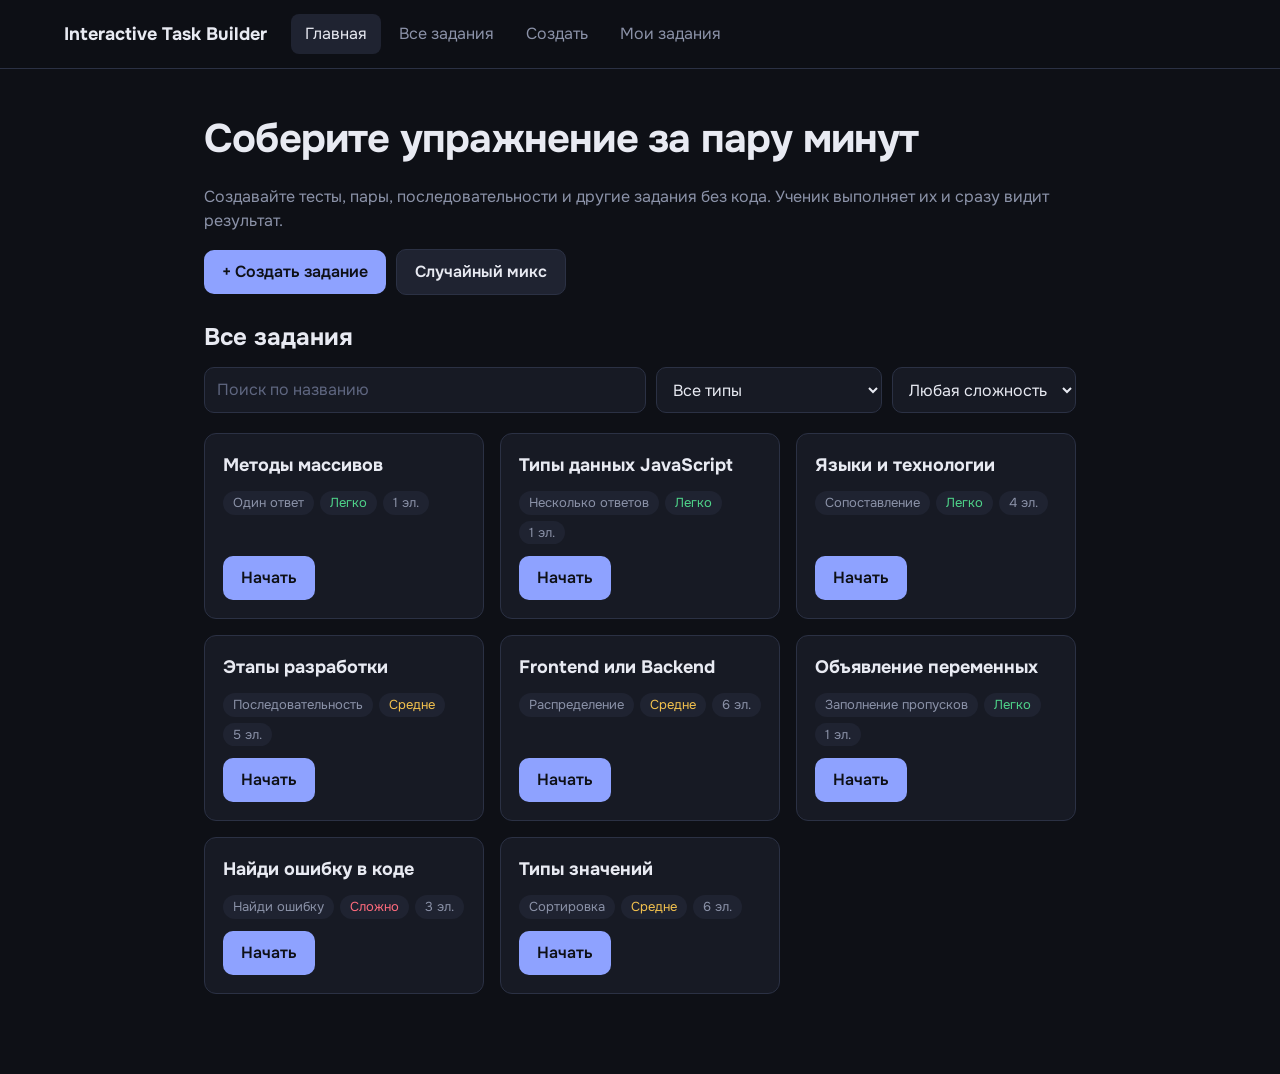
<file: interactive-task-builder/index.html>
<!doctype html>
<html lang="ru">
<head>
  <meta charset="utf-8">
  <meta name="viewport" content="width=device-width, initial-scale=1">
  <meta name="color-scheme" content="dark">
  <title>Interactive Task Builder</title>
  <link rel="preconnect" href="https://fonts.googleapis.com">
  <link href="https://fonts.googleapis.com/css2?family=Onest:wght@400;500;700&display=swap" rel="stylesheet">
  <link rel="stylesheet" href="css/style.css">
  <link rel="stylesheet" href="css/animations.css">
</head>
<body>
  <header>
    <a class="logo" href="index.html">Interactive Task Builder</a>
    <nav>
      <a data-k="home" href="index.html">Главная</a>
      <a data-k="all" href="index.html#all">Все задания</a>
      <a data-k="new" href="builder.html">Создать</a>
      <a data-k="mine" href="index.html#mine">Мои задания</a>
    </nav>
  </header>
  <main>
    <section class="hero">
      <h1>Соберите упражнение за пару минут</h1>
      <p class="muted">Создавайте тесты, пары, последовательности и другие задания без кода. Ученик выполняет их и сразу видит результат.</p>
      <div class="actions">
        <a class="btn" href="builder.html">+ Создать задание</a>
        <a class="btn ghost" href="builder.html?mix=1">Случайный микс</a>
      </div>
    </section>
    <h2 id="lt">Все задания</h2>
    <div class="tools">
      <input id="q" type="search" placeholder="Поиск по названию" aria-label="Поиск по названию">
      <select id="ft" aria-label="Тип"></select>
      <select id="fl" aria-label="Сложность"></select>
    </div>
    <div id="grid" class="grid"></div>
    <p id="empty" class="muted" hidden>Ничего не найдено. Измените фильтры или <a href="builder.html"><u>создайте задание</u></a>.</p>
  </main>
  <script src="js/tasks.js"></script>
  <script src="js/checker.js"></script>
  <script src="js/app.js"></script>
</body>
</html>
</file>
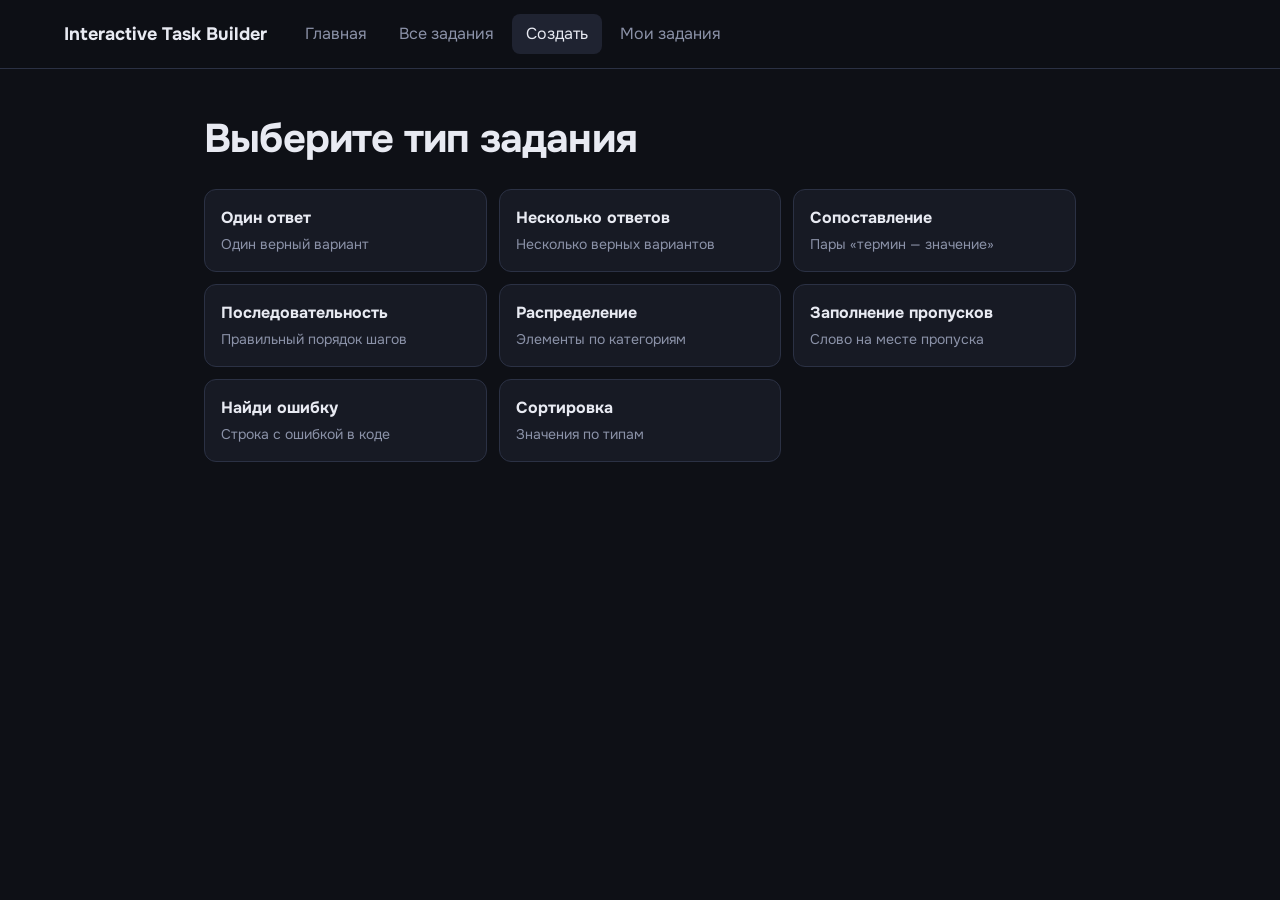
<file: builder.html>
<!doctype html>
<html lang="ru">
<head>
  <meta charset="utf-8">
  <meta name="viewport" content="width=device-width, initial-scale=1">
  <meta name="color-scheme" content="dark">
  <title>Конструктор — Interactive Task Builder</title>
  <link rel="preconnect" href="https://fonts.googleapis.com">
  <link href="https://fonts.googleapis.com/css2?family=Onest:wght@400;500;700&display=swap" rel="stylesheet">
  <link rel="stylesheet" href="style.css">
  <link rel="stylesheet" href="animations.css">
</head>
<body>
  <header>
    <a class="logo" href="index.html">Interactive Task Builder</a>
    <nav>
      <a data-k="home" href="index.html">Главная</a>
      <a data-k="all" href="index.html#all">Все задания</a>
      <a data-k="new" href="builder.html">Создать</a>
      <a data-k="mine" href="index.html#mine">Мои задания</a>
    </nav>
  </header>
  <main>
    <section id="editor">
      <h1 id="bt">Выберите тип задания</h1>
      <div id="types" class="types"></div>
      <div id="form" hidden>
        <div class="tabs"><button class="on" data-m="e">Редактор</button><button data-m="p">Предпросмотр</button></div>
        <div id="ed">
          <div class="fields">
            <label>Название<input id="f-title" placeholder="Например, Языки и технологии"></label>
            <label>Инструкция<input id="f-instr" placeholder="Что нужно сделать ученику"></label>
            <label>Сложность<select id="f-level"></select></label>
            <label id="pickw">Случайно взять из банка (0 — все)<input id="f-pick" type="number" min="0" value="0"></label>
          </div>
          <div id="items"></div>
        </div>
        <div id="pv" hidden></div>
        <div class="actions"><button class="btn" id="save" type="button">Сохранить задание</button><span id="msg"></span></div>
      </div>
    </section>
    <section id="player" hidden>
      <a class="btn ghost" href="index.html">← К заданиям</a>
      <h1 id="ph"></h1>
      <div id="pbox"></div>
    </section>
  </main>
  <script src="tasks.js"></script>
  <script src="checker.js"></script>
  <script src="app.js"></script>
  <script src="builder.js"></script>
</body>
</html>
</file>
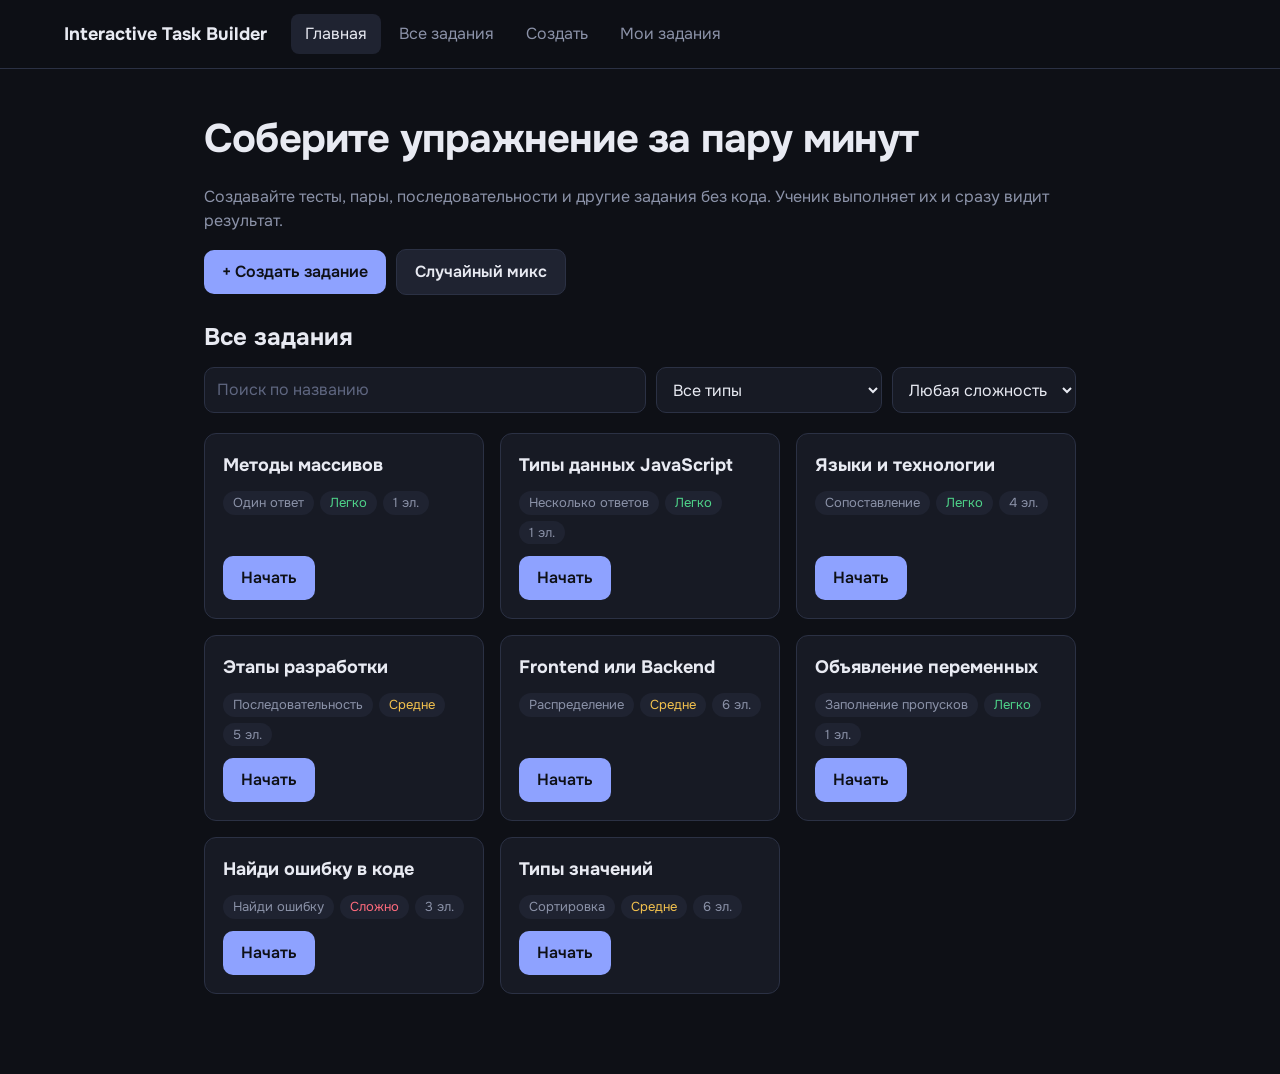
<file: index (1).html>
<!doctype html>
<html lang="ru">
<head>
  <meta charset="utf-8">
  <meta name="viewport" content="width=device-width, initial-scale=1">
  <meta name="color-scheme" content="dark">
  <title>Interactive Task Builder</title>
  <link rel="preconnect" href="https://fonts.googleapis.com">
  <link href="https://fonts.googleapis.com/css2?family=Onest:wght@400;500;700&display=swap" rel="stylesheet">
  <link rel="stylesheet" href="style.css">
  <link rel="stylesheet" href="animations.css">
</head>
<body>
  <header>
    <a class="logo" href="index.html">Interactive Task Builder</a>
    <nav>
      <a data-k="home" href="index.html">Главная</a>
      <a data-k="all" href="index.html#all">Все задания</a>
      <a data-k="new" href="builder.html">Создать</a>
      <a data-k="mine" href="index.html#mine">Мои задания</a>
    </nav>
  </header>
  <main>
    <section class="hero">
      <h1>Соберите упражнение за пару минут</h1>
      <p class="muted">Создавайте тесты, пары, последовательности и другие задания без кода. Ученик выполняет их и сразу видит результат.</p>
      <div class="actions">
        <a class="btn" href="builder.html">+ Создать задание</a>
        <a class="btn ghost" href="builder.html?mix=1">Случайный микс</a>
      </div>
    </section>
    <h2 id="lt">Все задания</h2>
    <div class="tools">
      <input id="q" type="search" placeholder="Поиск по названию" aria-label="Поиск по названию">
      <select id="ft" aria-label="Тип"></select>
      <select id="fl" aria-label="Сложность"></select>
    </div>
    <div id="grid" class="grid"></div>
    <p id="empty" class="muted" hidden>Ничего не найдено. Измените фильтры или <a href="builder.html"><u>создайте задание</u></a>.</p>
  </main>
  <script src="tasks.js"></script>
  <script src="checker.js"></script>
  <script src="app.js"></script>
</body>
</html>
</file>
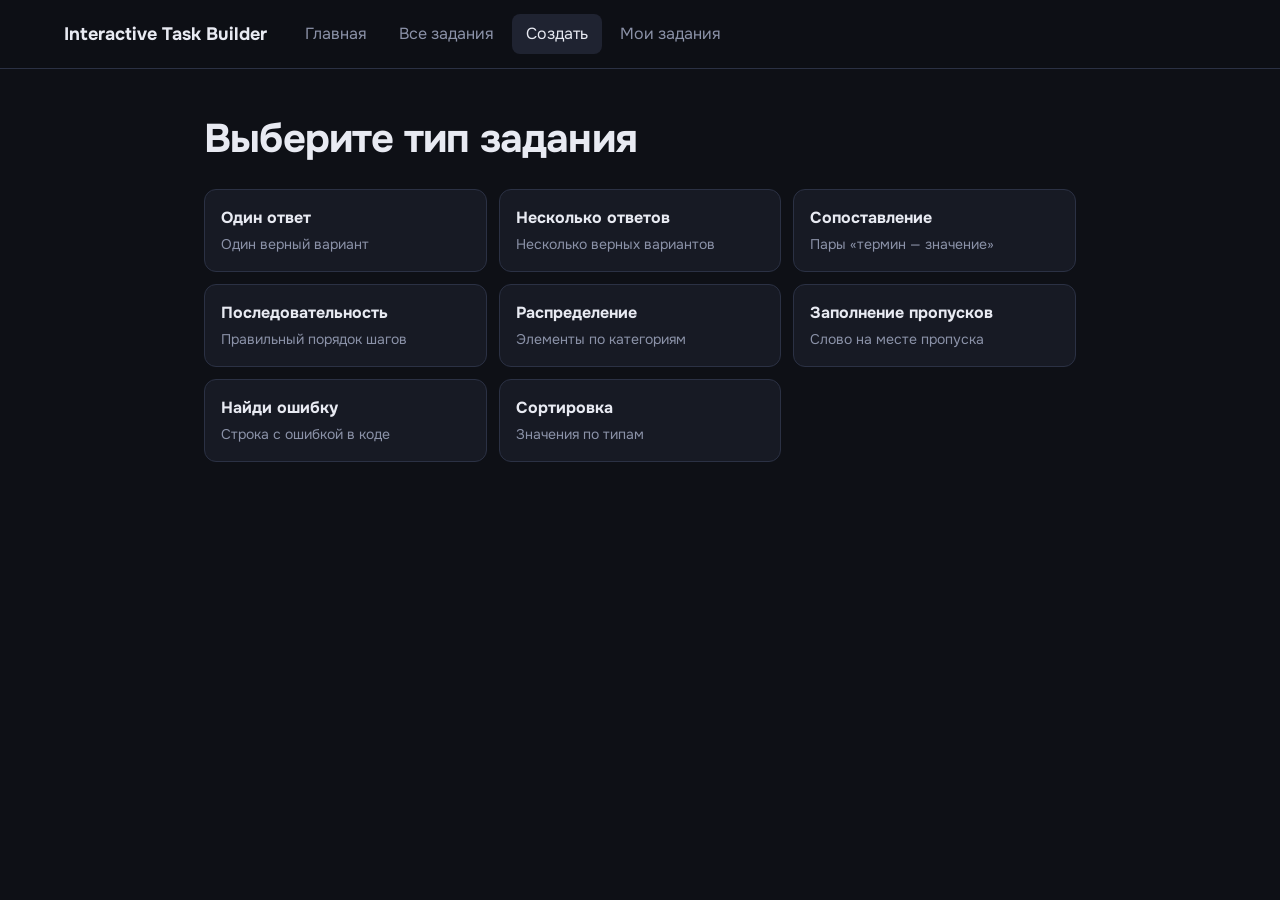
<file: interactive-task-builder/builder.html>
<!doctype html>
<html lang="ru">
<head>
  <meta charset="utf-8">
  <meta name="viewport" content="width=device-width, initial-scale=1">
  <meta name="color-scheme" content="dark">
  <title>Конструктор — Interactive Task Builder</title>
  <link rel="preconnect" href="https://fonts.googleapis.com">
  <link href="https://fonts.googleapis.com/css2?family=Onest:wght@400;500;700&display=swap" rel="stylesheet">
  <link rel="stylesheet" href="css/style.css">
  <link rel="stylesheet" href="css/animations.css">
</head>
<body>
  <header>
    <a class="logo" href="index.html">Interactive Task Builder</a>
    <nav>
      <a data-k="home" href="index.html">Главная</a>
      <a data-k="all" href="index.html#all">Все задания</a>
      <a data-k="new" href="builder.html">Создать</a>
      <a data-k="mine" href="index.html#mine">Мои задания</a>
    </nav>
  </header>
  <main>
    <section id="editor">
      <h1 id="bt">Выберите тип задания</h1>
      <div id="types" class="types"></div>
      <div id="form" hidden>
        <div class="tabs"><button class="on" data-m="e">Редактор</button><button data-m="p">Предпросмотр</button></div>
        <div id="ed">
          <div class="fields">
            <label>Название<input id="f-title" placeholder="Например, Языки и технологии"></label>
            <label>Инструкция<input id="f-instr" placeholder="Что нужно сделать ученику"></label>
            <label>Сложность<select id="f-level"></select></label>
            <label id="pickw">Случайно взять из банка (0 — все)<input id="f-pick" type="number" min="0" value="0"></label>
          </div>
          <div id="items"></div>
        </div>
        <div id="pv" hidden></div>
        <div class="actions"><button class="btn" id="save" type="button">Сохранить задание</button><span id="msg"></span></div>
      </div>
    </section>
    <section id="player" hidden>
      <a class="btn ghost" href="index.html">← К заданиям</a>
      <h1 id="ph"></h1>
      <div id="pbox"></div>
    </section>
  </main>
  <script src="js/tasks.js"></script>
  <script src="js/checker.js"></script>
  <script src="js/app.js"></script>
  <script src="js/builder.js"></script>
</body>
</html>
</file>
<file: interactive-task-builder/css/style.css>
/* Тёмная тема */
:root{--bg:#0e1016;--panel:#171a24;--panel2:#1f2331;--line:#2b3144;--tx:#e8eaf2;--mut:#8b92a8;--acc:#8ea2ff;--ok:#4fd48a;--bad:#ff6b7d;--warn:#f2c14e;--r:12px;color-scheme:dark}
*{box-sizing:border-box}
[hidden]{display:none!important}
body{margin:0;background:var(--bg);color:var(--tx);font:16px/1.5 Onest,system-ui,-apple-system,"Segoe UI",sans-serif}
a{color:inherit;text-decoration:none}
h1{font-size:clamp(26px,5vw,40px);margin:24px 0 8px;letter-spacing:-.02em}
h2{margin:24px 0 8px}
h4{margin:16px 0 6px;font-weight:500;color:var(--mut)}
.muted{color:var(--mut)}

header{display:flex;align-items:center;gap:24px;flex-wrap:wrap;padding:14px 5vw;border-bottom:1px solid var(--line);position:sticky;top:0;z-index:5;background:#0e1016ee;backdrop-filter:blur(8px)}
.logo{font-weight:700;font-size:18px}
nav{display:flex;gap:4px;flex-wrap:wrap}
nav a{padding:8px 14px;border-radius:8px;color:var(--mut)}
nav a:hover,nav a.on{color:var(--tx);background:var(--panel2)}
main{max-width:1000px;margin:0 auto;padding:16px 5vw 80px}

input,select,textarea,button{font:inherit;color:inherit}
input,select,textarea{background:var(--panel);border:1px solid var(--line);border-radius:10px;padding:10px 12px;outline:0;min-width:0}
input:focus,select:focus,textarea:focus,button:focus-visible{border-color:var(--acc);box-shadow:0 0 0 3px #8ea2ff33}
::placeholder{color:#5f6680}
.btn{display:inline-block;background:var(--acc);color:#0e1016;border:0;border-radius:10px;padding:10px 18px;font-weight:600;cursor:pointer}
.btn:hover{filter:brightness(1.1)}
.btn:disabled{opacity:.4;cursor:default}
.btn.ghost{background:var(--panel2);color:var(--tx);border:1px solid var(--line)}
.actions{display:flex;gap:10px;align-items:center;flex-wrap:wrap;margin:16px 0}
.x{background:0;border:1px solid var(--line);border-radius:8px;color:var(--mut);width:36px;height:36px;cursor:pointer;flex:none}
.x:hover{color:var(--bad);border-color:var(--bad)}
#msg.err{color:var(--bad)}

/* Витрина */
.tools{display:flex;gap:10px;flex-wrap:wrap;margin:12px 0 20px}
.tools input{flex:1;min-width:200px}
.grid{display:grid;grid-template-columns:repeat(auto-fill,minmax(250px,1fr));gap:16px}
.card{background:var(--panel);border:1px solid var(--line);border-radius:var(--r);padding:18px;display:flex;flex-direction:column;gap:12px}
.card h3{margin:0;font-size:18px}
.tags{display:flex;gap:6px;flex-wrap:wrap}
.tag{font-size:13px;padding:2px 10px;border-radius:99px;background:var(--panel2);color:var(--mut)}
.lv0{color:var(--ok)}.lv1{color:var(--warn)}.lv2{color:var(--bad)}
.acts{margin-top:auto;display:flex;gap:8px;flex-wrap:wrap}

/* Конструктор */
.types{display:grid;grid-template-columns:repeat(auto-fill,minmax(220px,1fr));gap:12px;margin-top:20px}
.type{background:var(--panel);border:1px solid var(--line);border-radius:var(--r);padding:16px;text-align:left;cursor:pointer;display:grid;gap:4px}
.type:hover{border-color:var(--acc);background:var(--panel2)}
.type span{color:var(--mut);font-size:14px}
.tabs{display:flex;gap:4px;margin:16px 0;border-bottom:1px solid var(--line)}
.tabs button{background:0;border:0;border-bottom:2px solid transparent;padding:10px 16px;color:var(--mut);cursor:pointer}
.tabs button.on{color:var(--tx);border-color:var(--acc)}
.fields{display:grid;grid-template-columns:1fr 1fr;gap:12px}
.fields label:first-child,.fields label:nth-child(2){grid-column:1/-1}
label{display:grid;gap:4px;color:var(--mut);font-size:14px}
#items{display:grid;gap:10px;margin-top:8px}
#items>input,#items>textarea{width:100%}
.ecard{position:relative;background:var(--panel);border:1px solid var(--line);border-radius:var(--r);padding:14px;display:grid;gap:8px}
.ecard h4{margin:0}
.ecard>.x{position:absolute;top:10px;right:10px}
.row2{display:flex;gap:8px;align-items:center}
.row2 input:not([type=checkbox]):not([type=radio]){flex:1}
.mono{font:14px/1.6 ui-monospace,Consolas,monospace}
#items button.btn{justify-self:start}

/* Плеер */
.sec{background:var(--panel);border:1px solid var(--line);border-radius:var(--r);padding:20px;margin:16px 0}
.sec h2{margin:0 0 4px;font-size:20px}
.box{margin-top:16px;display:grid;gap:14px}
.q h3{margin:0 0 8px;font-size:17px;font-weight:500}
.opt{display:flex;gap:10px;align-items:center;padding:10px 14px;border:1px solid var(--line);border-radius:10px;margin:6px 0;cursor:pointer;color:var(--tx);font-size:16px}
.opt:hover{border-color:var(--acc);background:var(--panel2)}
.opt:has(input:checked){border-color:var(--acc);background:#8ea2ff1a}
.opt.good,.chip.good,.line.good{border-color:var(--ok)!important;background:#4fd48a1f!important}
.opt.bad,.chip.bad,.line.bad{border-color:var(--bad)!important;background:#ff6b7d1f!important}
.opt.miss{border-style:dashed;border-color:var(--ok)}
.blank.good{border-color:var(--ok)}.blank.bad{border-color:var(--bad)}
.fb{margin:6px 0 0;color:var(--mut);font-size:14px}
.chip{padding:9px 14px;background:var(--panel2);border:1px solid var(--line);border-radius:10px;cursor:grab;user-select:none}
.chip:hover{border-color:var(--acc)}
.chip.drag{opacity:.4}
.zone{min-height:50px;padding:8px;border:1px dashed var(--line);border-radius:10px;display:flex;flex-wrap:wrap;gap:8px;align-content:flex-start}
.zone.over{border-color:var(--acc);background:#8ea2ff14}
.zone.list{flex-direction:column;flex-wrap:nowrap}
.row{display:grid;grid-template-columns:minmax(90px,1fr) 2fr;gap:12px;align-items:center}
.cols{display:grid;grid-template-columns:repeat(auto-fit,minmax(160px,1fr));gap:12px}
.col h4{margin:0 0 6px}
.col .zone{min-height:90px}
.blank{width:150px;margin:0 6px}
.fq{margin:0;font-size:17px}
.code{background:#0a0c11;border:1px solid var(--line);border-radius:10px;padding:8px;font:14px/1.6 ui-monospace,Consolas,monospace}
.line{display:block;width:100%;text-align:left;white-space:pre;background:0;border:1px solid transparent;border-radius:6px;padding:2px 10px;cursor:pointer;font:inherit;color:var(--tx)}
.line:hover{background:var(--panel2)}
.line.sel{border-color:var(--acc);background:#8ea2ff1a}
.line i{color:var(--mut);font-style:normal;margin-right:16px}
.locked .box{pointer-events:none}
.bar{height:6px;background:var(--panel2);border-radius:9px;overflow:hidden}
.bar i{display:block;height:100%;width:0;background:var(--acc);transition:width .5s}
.bar.top{position:sticky;top:64px;z-index:4}
.result{background:var(--panel);border:1px solid var(--line);border-radius:var(--r);padding:24px;text-align:center;margin:16px 0}
.result h2{font-size:56px;margin:0 0 12px}
.stats{display:flex;justify-content:center;gap:12px;flex-wrap:wrap;margin:16px 0}
.stats div{background:var(--panel2);border-radius:10px;padding:10px 20px;color:var(--mut)}
.stats b{display:block;font-size:22px;color:var(--tx)}
.confetti{position:fixed;inset:0;pointer-events:none;z-index:50}

@media(max-width:600px){.fields{grid-template-columns:1fr}.row{grid-template-columns:1fr}}
</file>
<file: interactive-task-builder/css/animations.css>
@keyframes rise{from{opacity:0;transform:translateY(12px)}to{opacity:1;transform:none}}
@keyframes pop{50%{transform:scale(1.04)}}
@keyframes shake{25%{transform:translateX(-5px)}75%{transform:translateX(5px)}}

.card{animation:rise .4s both;transition:transform .2s,border-color .2s}
.card:hover{transform:translateY(-3px);border-color:var(--acc)}
.sec,.result{animation:rise .4s both}
.opt,.chip,.zone,.btn,.type,.line{transition:border-color .15s,background .15s,transform .15s}
.chip:active{transform:scale(.97)}
.chip.drop{animation:pop .25s}
.opt.good,.chip.good,.line.good{animation:pop .35s}
.opt.bad,.chip.bad,.line.bad,.blank.bad{animation:shake .35s}

@media(prefers-reduced-motion:reduce){*{animation:none!important;transition:none!important}}
</file>
<file: style.css>
/* Тёмная тема */
:root{--bg:#0e1016;--panel:#171a24;--panel2:#1f2331;--line:#2b3144;--tx:#e8eaf2;--mut:#8b92a8;--acc:#8ea2ff;--ok:#4fd48a;--bad:#ff6b7d;--warn:#f2c14e;--r:12px;color-scheme:dark}
*{box-sizing:border-box}
[hidden]{display:none!important}
body{margin:0;background:var(--bg);color:var(--tx);font:16px/1.5 Onest,system-ui,-apple-system,"Segoe UI",sans-serif}
a{color:inherit;text-decoration:none}
h1{font-size:clamp(26px,5vw,40px);margin:24px 0 8px;letter-spacing:-.02em}
h2{margin:24px 0 8px}
h4{margin:16px 0 6px;font-weight:500;color:var(--mut)}
.muted{color:var(--mut)}

header{display:flex;align-items:center;gap:24px;flex-wrap:wrap;padding:14px 5vw;border-bottom:1px solid var(--line);position:sticky;top:0;z-index:5;background:#0e1016ee;backdrop-filter:blur(8px)}
.logo{font-weight:700;font-size:18px}
nav{display:flex;gap:4px;flex-wrap:wrap}
nav a{padding:8px 14px;border-radius:8px;color:var(--mut)}
nav a:hover,nav a.on{color:var(--tx);background:var(--panel2)}
main{max-width:1000px;margin:0 auto;padding:16px 5vw 80px}

input,select,textarea,button{font:inherit;color:inherit}
input,select,textarea{background:var(--panel);border:1px solid var(--line);border-radius:10px;padding:10px 12px;outline:0;min-width:0}
input:focus,select:focus,textarea:focus,button:focus-visible{border-color:var(--acc);box-shadow:0 0 0 3px #8ea2ff33}
::placeholder{color:#5f6680}
.btn{display:inline-block;background:var(--acc);color:#0e1016;border:0;border-radius:10px;padding:10px 18px;font-weight:600;cursor:pointer}
.btn:hover{filter:brightness(1.1)}
.btn:disabled{opacity:.4;cursor:default}
.btn.ghost{background:var(--panel2);color:var(--tx);border:1px solid var(--line)}
.actions{display:flex;gap:10px;align-items:center;flex-wrap:wrap;margin:16px 0}
.x{background:0;border:1px solid var(--line);border-radius:8px;color:var(--mut);width:36px;height:36px;cursor:pointer;flex:none}
.x:hover{color:var(--bad);border-color:var(--bad)}
#msg.err{color:var(--bad)}

/* Витрина */
.tools{display:flex;gap:10px;flex-wrap:wrap;margin:12px 0 20px}
.tools input{flex:1;min-width:200px}
.grid{display:grid;grid-template-columns:repeat(auto-fill,minmax(250px,1fr));gap:16px}
.card{background:var(--panel);border:1px solid var(--line);border-radius:var(--r);padding:18px;display:flex;flex-direction:column;gap:12px}
.card h3{margin:0;font-size:18px}
.tags{display:flex;gap:6px;flex-wrap:wrap}
.tag{font-size:13px;padding:2px 10px;border-radius:99px;background:var(--panel2);color:var(--mut)}
.lv0{color:var(--ok)}.lv1{color:var(--warn)}.lv2{color:var(--bad)}
.acts{margin-top:auto;display:flex;gap:8px;flex-wrap:wrap}

/* Конструктор */
.types{display:grid;grid-template-columns:repeat(auto-fill,minmax(220px,1fr));gap:12px;margin-top:20px}
.type{background:var(--panel);border:1px solid var(--line);border-radius:var(--r);padding:16px;text-align:left;cursor:pointer;display:grid;gap:4px}
.type:hover{border-color:var(--acc);background:var(--panel2)}
.type span{color:var(--mut);font-size:14px}
.tabs{display:flex;gap:4px;margin:16px 0;border-bottom:1px solid var(--line)}
.tabs button{background:0;border:0;border-bottom:2px solid transparent;padding:10px 16px;color:var(--mut);cursor:pointer}
.tabs button.on{color:var(--tx);border-color:var(--acc)}
.fields{display:grid;grid-template-columns:1fr 1fr;gap:12px}
.fields label:first-child,.fields label:nth-child(2){grid-column:1/-1}
label{display:grid;gap:4px;color:var(--mut);font-size:14px}
#items{display:grid;gap:10px;margin-top:8px}
#items>input,#items>textarea{width:100%}
.ecard{position:relative;background:var(--panel);border:1px solid var(--line);border-radius:var(--r);padding:14px;display:grid;gap:8px}
.ecard h4{margin:0}
.ecard>.x{position:absolute;top:10px;right:10px}
.row2{display:flex;gap:8px;align-items:center}
.row2 input:not([type=checkbox]):not([type=radio]){flex:1}
.mono{font:14px/1.6 ui-monospace,Consolas,monospace}
#items button.btn{justify-self:start}

/* Плеер */
.sec{background:var(--panel);border:1px solid var(--line);border-radius:var(--r);padding:20px;margin:16px 0}
.sec h2{margin:0 0 4px;font-size:20px}
.box{margin-top:16px;display:grid;gap:14px}
.q h3{margin:0 0 8px;font-size:17px;font-weight:500}
.opt{display:flex;gap:10px;align-items:center;padding:10px 14px;border:1px solid var(--line);border-radius:10px;margin:6px 0;cursor:pointer;color:var(--tx);font-size:16px}
.opt:hover{border-color:var(--acc);background:var(--panel2)}
.opt:has(input:checked){border-color:var(--acc);background:#8ea2ff1a}
.opt.good,.chip.good,.line.good{border-color:var(--ok)!important;background:#4fd48a1f!important}
.opt.bad,.chip.bad,.line.bad{border-color:var(--bad)!important;background:#ff6b7d1f!important}
.opt.miss{border-style:dashed;border-color:var(--ok)}
.blank.good{border-color:var(--ok)}.blank.bad{border-color:var(--bad)}
.fb{margin:6px 0 0;color:var(--mut);font-size:14px}
.chip{padding:9px 14px;background:var(--panel2);border:1px solid var(--line);border-radius:10px;cursor:grab;user-select:none}
.chip:hover{border-color:var(--acc)}
.chip.drag{opacity:.4}
.zone{min-height:50px;padding:8px;border:1px dashed var(--line);border-radius:10px;display:flex;flex-wrap:wrap;gap:8px;align-content:flex-start}
.zone.over{border-color:var(--acc);background:#8ea2ff14}
.zone.list{flex-direction:column;flex-wrap:nowrap}
.row{display:grid;grid-template-columns:minmax(90px,1fr) 2fr;gap:12px;align-items:center}
.cols{display:grid;grid-template-columns:repeat(auto-fit,minmax(160px,1fr));gap:12px}
.col h4{margin:0 0 6px}
.col .zone{min-height:90px}
.blank{width:150px;margin:0 6px}
.fq{margin:0;font-size:17px}
.code{background:#0a0c11;border:1px solid var(--line);border-radius:10px;padding:8px;font:14px/1.6 ui-monospace,Consolas,monospace}
.line{display:block;width:100%;text-align:left;white-space:pre;background:0;border:1px solid transparent;border-radius:6px;padding:2px 10px;cursor:pointer;font:inherit;color:var(--tx)}
.line:hover{background:var(--panel2)}
.line.sel{border-color:var(--acc);background:#8ea2ff1a}
.line i{color:var(--mut);font-style:normal;margin-right:16px}
.locked .box{pointer-events:none}
.bar{height:6px;background:var(--panel2);border-radius:9px;overflow:hidden}
.bar i{display:block;height:100%;width:0;background:var(--acc);transition:width .5s}
.bar.top{position:sticky;top:64px;z-index:4}
.result{background:var(--panel);border:1px solid var(--line);border-radius:var(--r);padding:24px;text-align:center;margin:16px 0}
.result h2{font-size:56px;margin:0 0 12px}
.stats{display:flex;justify-content:center;gap:12px;flex-wrap:wrap;margin:16px 0}
.stats div{background:var(--panel2);border-radius:10px;padding:10px 20px;color:var(--mut)}
.stats b{display:block;font-size:22px;color:var(--tx)}
.confetti{position:fixed;inset:0;pointer-events:none;z-index:50}

@media(max-width:600px){.fields{grid-template-columns:1fr}.row{grid-template-columns:1fr}}
</file>
<file: animations.css>
@keyframes rise{from{opacity:0;transform:translateY(12px)}to{opacity:1;transform:none}}
@keyframes pop{50%{transform:scale(1.04)}}
@keyframes shake{25%{transform:translateX(-5px)}75%{transform:translateX(5px)}}

.card{animation:rise .4s both;transition:transform .2s,border-color .2s}
.card:hover{transform:translateY(-3px);border-color:var(--acc)}
.sec,.result{animation:rise .4s both}
.opt,.chip,.zone,.btn,.type,.line{transition:border-color .15s,background .15s,transform .15s}
.chip:active{transform:scale(.97)}
.chip.drop{animation:pop .25s}
.opt.good,.chip.good,.line.good{animation:pop .35s}
.opt.bad,.chip.bad,.line.bad,.blank.bad{animation:shake .35s}

@media(prefers-reduced-motion:reduce){*{animation:none!important;transition:none!important}}
</file>
